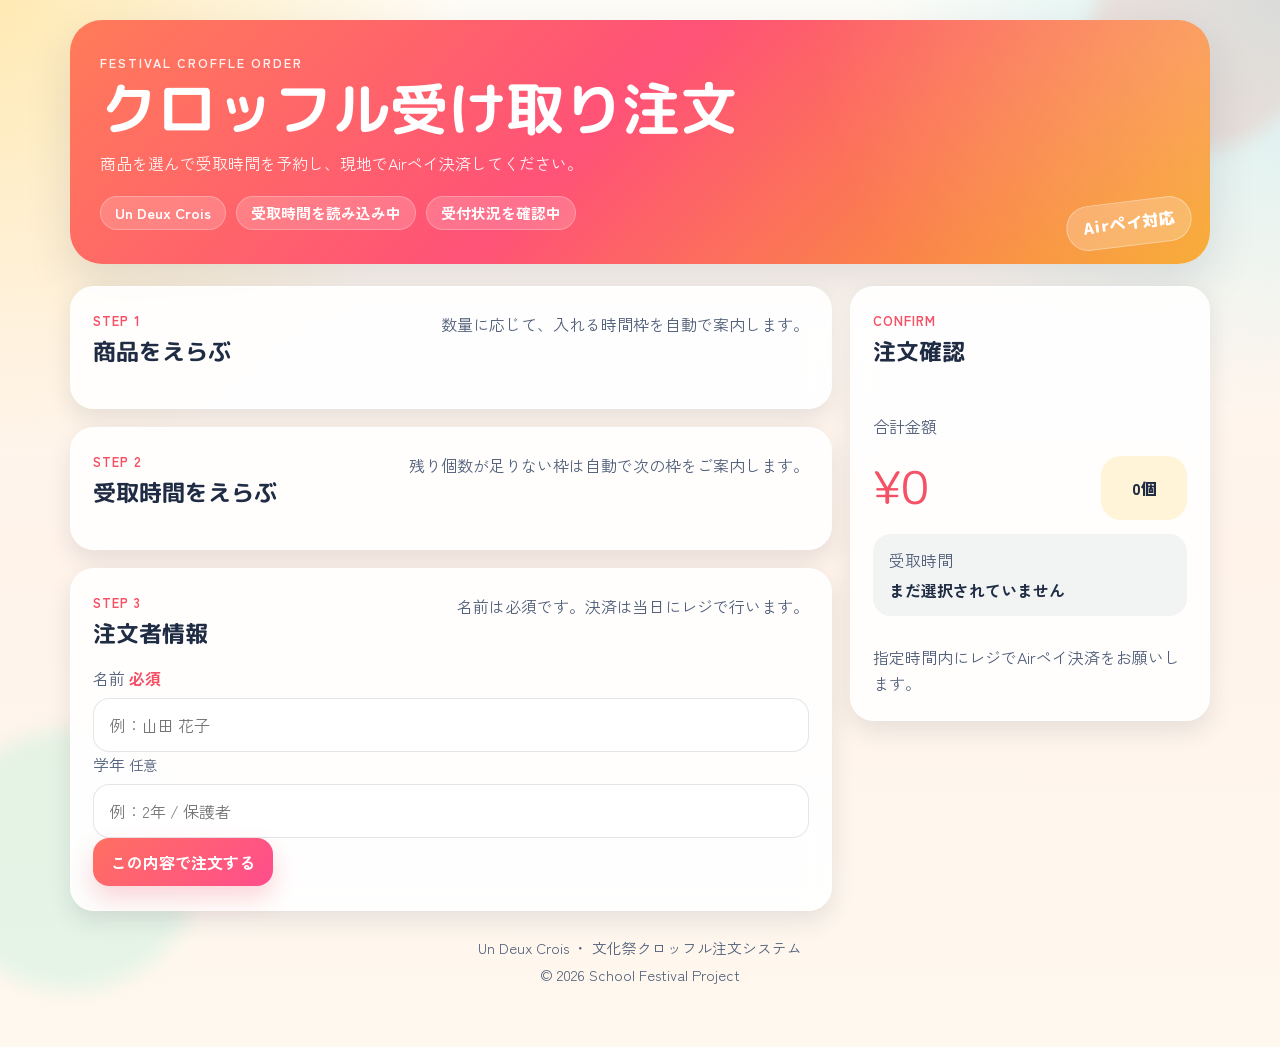
<file: index.html>
<!DOCTYPE html>
<html lang="ja">
<head>
  <meta charset="UTF-8">
  <meta name="viewport" content="width=device-width, initial-scale=1.0, viewport-fit=cover">
  <title>クロッフル注文 | Un Deux Crois</title>
  <meta name="description" content="文化祭クロッフル販売用のQR注文システム">
  <meta name="theme-color" content="#ff6f61">
  <link rel="manifest" href="./manifest.webmanifest">
  <link rel="apple-touch-icon" href="./assets/apple-touch-icon.png">
  <link rel="stylesheet" href="./style.css">
  <script src="./script.js" defer></script>
</head>
<body data-page="order">
  <main class="app-shell">
    <section class="hero-card">
      <div class="hero-content">
        <p class="eyebrow">Festival Croffle Order</p>
        <h1 id="heroTitle">クロッフル受け取り注文</h1>
        <p id="heroCopy" class="hero-copy">商品を選んで受取時間を予約し、現地でAirペイ決済してください。</p>
        <div class="hero-meta">
          <span class="pill" data-store-name>Un Deux Crois</span>
          <span id="saleWindowPill" class="pill">受取時間を読み込み中</span>
          <span id="orderStatePill" class="pill">受付状況を確認中</span>
        </div>
      </div>
      <div class="hero-sticker">Airペイ対応</div>
    </section>

    <section class="page-grid">
      <form id="orderForm" class="stack-lg" novalidate>
        <section class="panel-card">
          <div class="section-heading">
            <div>
              <p class="section-kicker">STEP 1</p>
              <h2>商品をえらぶ</h2>
            </div>
            <p class="section-caption">数量に応じて、入れる時間枠を自動で案内します。</p>
          </div>
          <div id="orderMessage" class="message-banner" hidden></div>
          <div id="publicNotice" class="message-banner" hidden></div>
          <div id="productGrid" class="product-grid"></div>
        </section>

        <section class="panel-card">
          <div class="section-heading">
            <div>
              <p class="section-kicker">STEP 2</p>
              <h2>受取時間をえらぶ</h2>
            </div>
            <p class="section-caption">残り個数が足りない枠は自動で次の枠をご案内します。</p>
          </div>
          <div id="slotNotice" class="message-banner" hidden></div>
          <div id="slotGrid" class="slot-grid"></div>
        </section>

        <section class="panel-card">
          <div class="section-heading">
            <div>
              <p class="section-kicker">STEP 3</p>
              <h2>注文者情報</h2>
            </div>
            <p class="section-caption">名前は必須です。決済は当日にレジで行います。</p>
          </div>
          <label class="field">
            <span>名前 <strong class="required-label">必須</strong></span>
            <input id="customerName" type="text" maxlength="40" autocomplete="name" placeholder="例：山田 花子" required>
          </label>
          <label class="field">
            <span>学年 <span class="optional-label">任意</span></span>
            <input id="customerGrade" type="text" maxlength="20" autocomplete="organization-title" placeholder="例：2年 / 保護者">
          </label>
          <button id="submitOrderButton" class="primary-button" type="submit">この内容で注文する</button>
        </section>
      </form>

      <aside class="summary-column stack-lg">
        <section class="panel-card summary-card">
          <div class="section-heading">
            <div>
              <p class="section-kicker">CONFIRM</p>
              <h2>注文確認</h2>
            </div>
          </div>
          <div class="summary-total">
            <div>
              <p class="summary-label">合計金額</p>
              <p id="orderTotalAmount" class="summary-amount">¥0</p>
            </div>
            <div class="summary-count">
              <span id="orderTotalItems">0個</span>
            </div>
          </div>
          <div class="slot-summary-card">
            <span class="summary-label">受取時間</span>
            <strong id="selectedSlotLabel">まだ選択されていません</strong>
          </div>
          <ul id="orderSummaryList" class="summary-list"></ul>
          <p id="paymentNotice" class="small-note">指定時間内にレジでAirペイ決済をお願いします。</p>
        </section>

        <section id="receiptPanel" class="panel-card receipt-card" hidden>
          <div class="section-heading">
            <div>
              <p class="section-kicker">ORDER COMPLETE</p>
              <h2>注文完了</h2>
            </div>
          </div>
          <div class="receipt-highlight">
            <p class="summary-label">注文番号</p>
            <p id="receiptOrderNumber" class="receipt-order-number">#---</p>
          </div>
          <div class="receipt-grid">
            <div class="info-chip">
              <span>状態</span>
              <strong id="receiptStatus">決済待ち</strong>
            </div>
            <div class="info-chip">
              <span>受取時間</span>
              <strong id="receiptSlotLabel">-</strong>
            </div>
          </div>
          <div class="info-chip">
            <span>お客様ページ</span>
            <strong id="receiptCustomerLink" class="mono wrap-anywhere">-</strong>
          </div>
          <div class="button-row">
            <a id="openCustomerPageButton" class="primary-button" href="./customer.html">待機画面を開く</a>
            <button id="copyCustomerLinkButton" class="secondary-button" type="button">URLをコピー</button>
          </div>
          <p class="small-note">注文番号は大きく表示されます。スクリーンショット保存をおすすめします。</p>
        </section>
      </aside>
    </section>

    <footer class="footer-note">
      <p><span data-store-name>Un Deux Crois</span> ・ 文化祭クロッフル注文システム</p>
      <p>&copy; <span id="currentYear"></span> School Festival Project</p>
    </footer>
  </main>
</body>
</html>
</file>
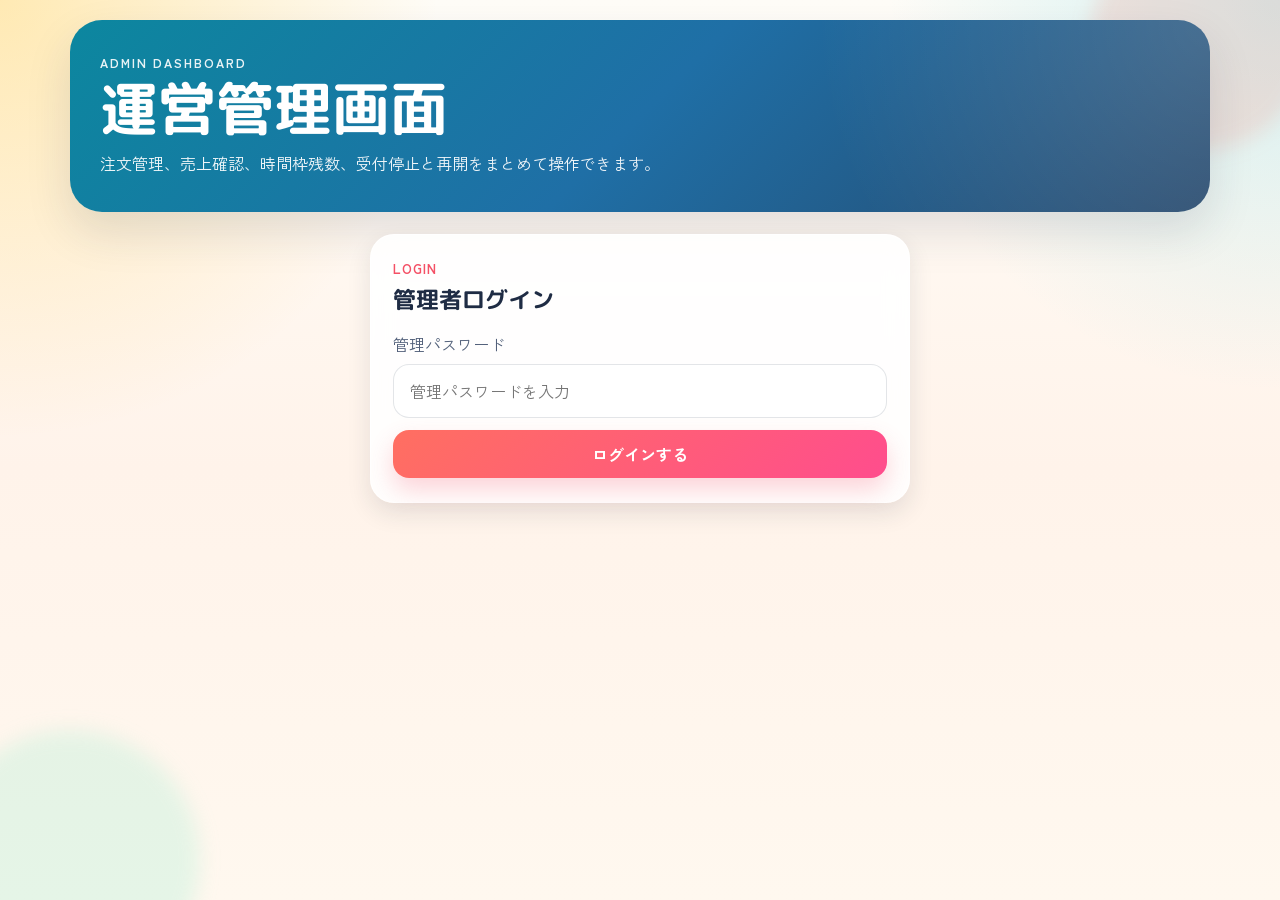
<file: admin.html>
<!DOCTYPE html>
<html lang="ja">
<head>
  <meta charset="UTF-8">
  <meta name="viewport" content="width=device-width, initial-scale=1.0, viewport-fit=cover">
  <title>管理画面 | Un Deux Crois</title>
  <meta name="description" content="文化祭クロッフル販売の管理画面">
  <meta name="theme-color" content="#1a7f8f">
  <link rel="manifest" href="./manifest.webmanifest">
  <link rel="apple-touch-icon" href="./assets/apple-touch-icon.png">
  <link rel="stylesheet" href="./style.css">
  <script src="./script.js" defer></script>
</head>
<body data-page="admin">
  <main class="app-shell">
    <section class="hero-card hero-card--admin">
      <div class="hero-content">
        <p class="eyebrow">Admin Dashboard</p>
        <h1>運営管理画面</h1>
        <p class="hero-copy">注文管理、売上確認、時間枠残数、受付停止と再開をまとめて操作できます。</p>
      </div>
    </section>

    <section id="opsLoginCard" class="panel-card login-card">
      <div class="section-heading">
        <div>
          <p class="section-kicker">LOGIN</p>
          <h2>管理者ログイン</h2>
        </div>
      </div>
      <div id="opsLoginMessage" class="message-banner" hidden></div>
      <form id="opsLoginForm" class="stack-md" novalidate>
        <label class="field">
          <span>管理パスワード</span>
          <input id="opsPassword" type="password" autocomplete="current-password" placeholder="管理パスワードを入力" required>
        </label>
        <button id="opsLoginButton" class="primary-button" type="submit">ログインする</button>
      </form>
    </section>

    <section id="opsDashboard" class="stack-lg" hidden>
      <div class="panel-card">
        <div class="toolbar">
          <label class="search-field">
            <span class="sr-only">注文検索</span>
            <input id="adminSearchInput" type="search" placeholder="注文番号・名前・学年・商品名で検索">
          </label>
          <div class="toolbar-actions">
            <button id="adminRefreshButton" class="secondary-button" type="button">再読み込み</button>
            <button id="opsLogoutButton" class="ghost-button" type="button">ログアウト</button>
          </div>
        </div>
        <div id="adminMessage" class="message-banner" hidden></div>
        <div id="adminStats" class="stats-grid stats-grid--wide"></div>
        <p id="adminUpdatedAt" class="small-note">最終更新: -</p>
      </div>

      <section class="panel-card ops-panel">
        <div class="section-heading">
          <div>
            <p class="section-kicker">OPERATIONS</p>
            <h2>当日運営コントロール</h2>
          </div>
        </div>
        <div class="ops-grid">
          <div class="info-chip info-chip--accent">
            <span>受付</span>
            <strong id="acceptingStateLabel">-</strong>
          </div>
          <div class="info-chip info-chip--accent">
            <span>完売設定</span>
            <strong id="soldOutStateLabel">-</strong>
          </div>
          <div class="button-row">
            <button id="stopOrdersButton" class="danger-button" type="button">受付停止</button>
            <button id="resumeOrdersButton" class="secondary-button" type="button">受付再開</button>
            <button id="markSoldOutButton" class="danger-button" type="button">完売にする</button>
            <button id="clearSoldOutButton" class="secondary-button" type="button">完売解除</button>
          </div>
        </div>
        <label class="field">
          <span>案内メッセージ</span>
          <textarea id="announcementInput" class="textarea-field" rows="3" placeholder="注文画面の上部に表示するメッセージ"></textarea>
        </label>
        <div class="button-row">
          <button id="saveAnnouncementButton" class="primary-button" type="button">メッセージ保存</button>
          <a id="sheetOpenLink" class="ghost-button" href="#" target="_blank" rel="noopener noreferrer">Google Sheets設定を開く</a>
        </div>
      </section>

      <section class="panel-card">
        <div class="section-heading">
          <div>
            <p class="section-kicker">TIME SLOTS</p>
            <h2>時間枠別集計と残数</h2>
          </div>
        </div>
        <div id="slotStatsList" class="slot-summary-grid"></div>
      </section>

      <section class="stack-md">
        <div class="section-heading section-heading--inline">
          <div>
            <p class="section-kicker">ORDERS</p>
            <h2>注文一覧</h2>
          </div>
        </div>
        <div id="adminOrderList" class="order-list"></div>
      </section>

      <section class="stack-md">
        <div class="section-heading section-heading--inline">
          <div>
            <p class="section-kicker">CANCELED</p>
            <h2>キャンセル一覧</h2>
          </div>
        </div>
        <div id="adminCancelList" class="order-list"></div>
      </section>
    </section>
  </main>
</body>
</html>
</file>
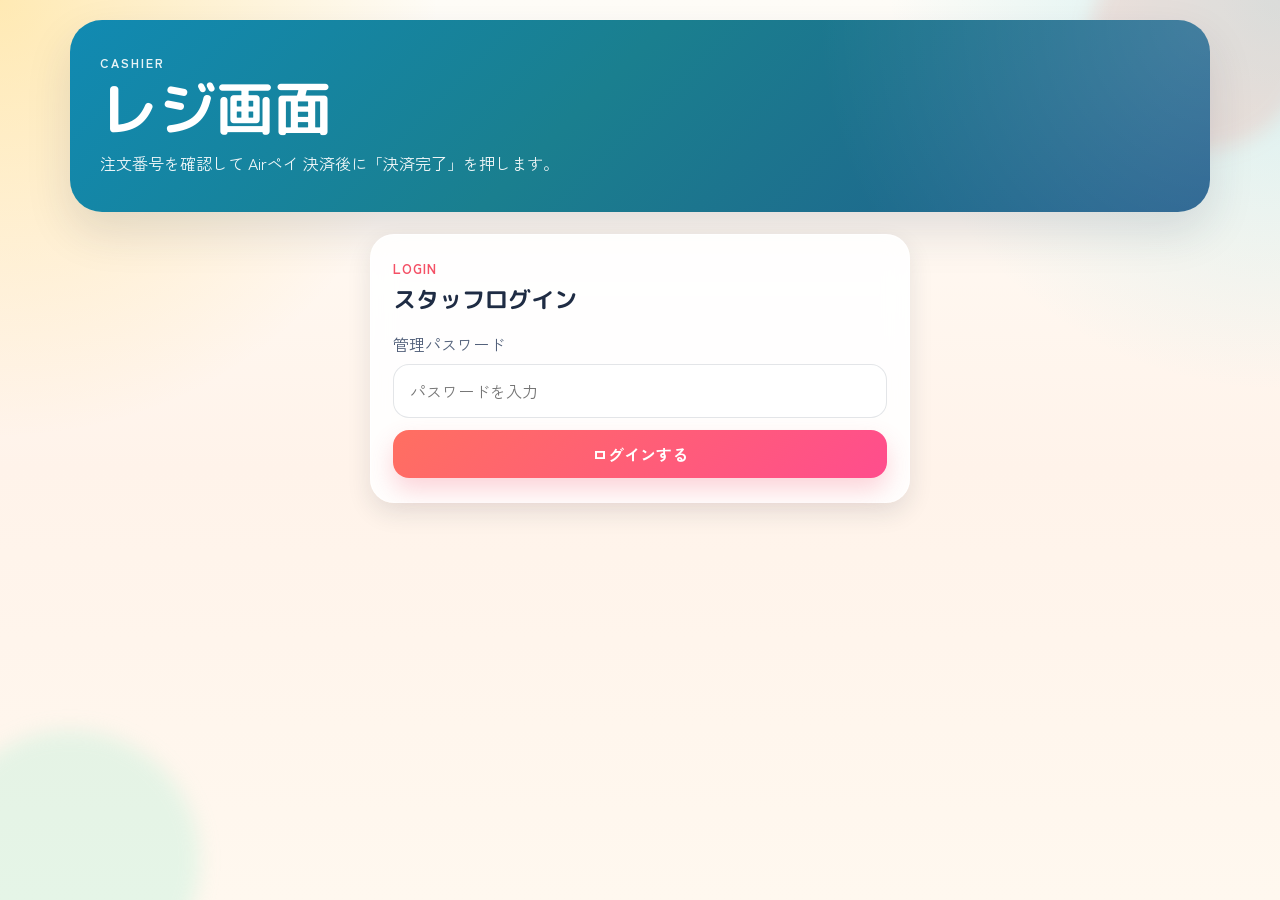
<file: cashier.html>
<!DOCTYPE html>
<html lang="ja">
<head>
  <meta charset="UTF-8">
  <meta name="viewport" content="width=device-width, initial-scale=1.0, viewport-fit=cover">
  <title>レジ画面 | Un Deux Crois</title>
  <meta name="description" content="文化祭クロッフル注文のレジ担当画面">
  <meta name="theme-color" content="#1a7f8f">
  <link rel="manifest" href="./manifest.webmanifest">
  <link rel="apple-touch-icon" href="./assets/apple-touch-icon.png">
  <link rel="stylesheet" href="./style.css">
  <script src="./script.js" defer></script>
</head>
<body data-page="cashier">
  <main class="app-shell">
    <section class="hero-card hero-card--cashier">
      <div class="hero-content">
        <p class="eyebrow">Cashier</p>
        <h1>レジ画面</h1>
        <p class="hero-copy">注文番号を確認して Airペイ 決済後に「決済完了」を押します。</p>
      </div>
    </section>

    <section id="opsLoginCard" class="panel-card login-card">
      <div class="section-heading">
        <div>
          <p class="section-kicker">LOGIN</p>
          <h2>スタッフログイン</h2>
        </div>
      </div>
      <div id="opsLoginMessage" class="message-banner" hidden></div>
      <form id="opsLoginForm" class="stack-md" novalidate>
        <label class="field">
          <span>管理パスワード</span>
          <input id="opsPassword" type="password" autocomplete="current-password" placeholder="パスワードを入力" required>
        </label>
        <button id="opsLoginButton" class="primary-button" type="submit">ログインする</button>
      </form>
    </section>

    <section id="opsDashboard" class="stack-lg" hidden>
      <div class="panel-card">
        <div class="toolbar">
          <label class="search-field">
            <span class="sr-only">注文番号検索</span>
            <input id="cashierSearchInput" type="search" placeholder="注文番号で検索">
          </label>
          <div class="toolbar-actions">
            <button id="cashierRefreshButton" class="secondary-button" type="button">再読み込み</button>
            <button id="opsLogoutButton" class="ghost-button" type="button">ログアウト</button>
          </div>
        </div>
        <div id="cashierMessage" class="message-banner" hidden></div>
        <div id="cashierStats" class="stats-grid stats-grid--compact"></div>
        <p id="cashierUpdatedAt" class="small-note">最終更新: -</p>
      </div>

      <section class="stack-md">
        <div class="section-heading section-heading--inline">
          <div>
            <p class="section-kicker">PAYMENT</p>
            <h2>決済待ち注文</h2>
          </div>
        </div>
        <div id="cashierOrderList" class="order-list"></div>
      </section>
    </section>
  </main>
</body>
</html>
</file>
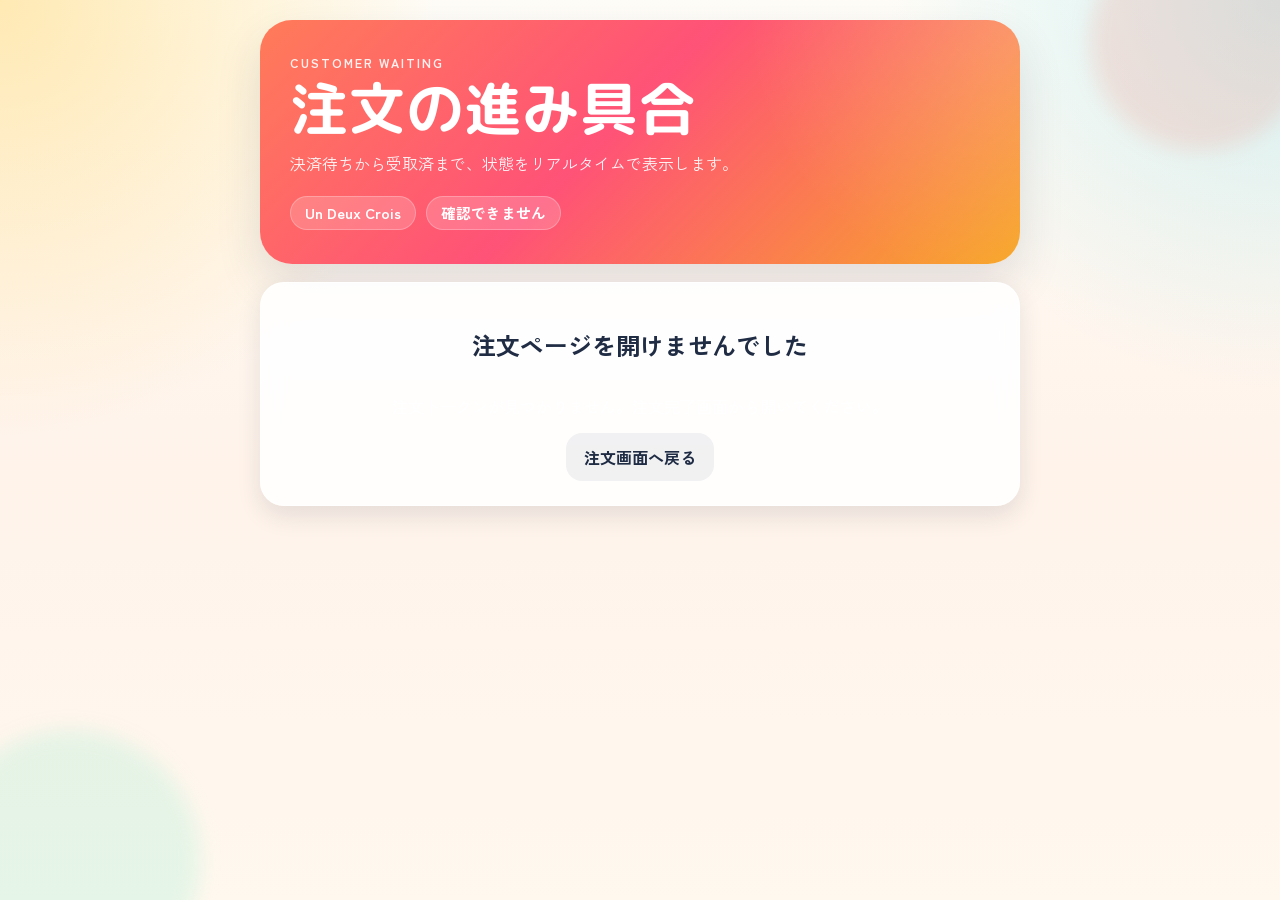
<file: customer.html>
<!DOCTYPE html>
<html lang="ja">
<head>
  <meta charset="UTF-8">
  <meta name="viewport" content="width=device-width, initial-scale=1.0, viewport-fit=cover">
  <title>お客様待機画面 | Un Deux Crois</title>
  <meta name="description" content="文化祭クロッフル注文の待機画面">
  <meta name="theme-color" content="#ff6f61">
  <link rel="manifest" href="./manifest.webmanifest">
  <link rel="apple-touch-icon" href="./assets/apple-touch-icon.png">
  <link rel="stylesheet" href="./style.css">
  <script src="./script.js" defer></script>
</head>
<body data-page="customer">
  <main class="app-shell app-shell--narrow">
    <section class="hero-card hero-card--compact">
      <div class="hero-content">
        <p class="eyebrow">Customer Waiting</p>
        <h1>注文の進み具合</h1>
        <p class="hero-copy">決済待ちから受取済まで、状態をリアルタイムで表示します。</p>
        <div class="hero-meta">
          <span class="pill" data-store-name>Un Deux Crois</span>
          <span id="customerHeroStatus" class="pill">読み込み中</span>
        </div>
      </div>
    </section>

    <div id="customerLoadingCard" class="panel-card centered-card">
      <p class="loading-text">注文情報を読み込んでいます...</p>
    </div>

    <div id="customerErrorCard" class="panel-card centered-card" hidden>
      <h2>注文ページを開けませんでした</h2>
      <p id="customerErrorMessage" class="hero-copy">URLを確認してください。</p>
      <a class="ghost-button" href="./index.html">注文画面へ戻る</a>
    </div>

    <section id="customerView" class="stack-lg" hidden>
      <section class="panel-card centered-card status-hero-card">
        <p class="summary-label">注文番号</p>
        <p id="customerOrderNumber" class="receipt-order-number">#---</p>
        <span id="customerStatusBadge" class="status-pill status-pill--large">決済待ち</span>
        <div id="customerStatusMessage" class="message-banner message-banner--inline">読み込み中です。</div>
      </section>

      <section class="panel-card">
        <div class="section-heading">
          <div>
            <p class="section-kicker">STATUS</p>
            <h2>現在の状態</h2>
          </div>
          <p id="customerUpdatedAt" class="small-note">更新待ち</p>
        </div>
        <div id="customerStatusSteps" class="status-steps"></div>
      </section>

      <section class="panel-card info-panel-grid">
        <div class="info-chip info-chip--accent">
          <span>受取時間</span>
          <strong id="customerSlotLabel">-</strong>
        </div>
        <div class="info-chip info-chip--accent">
          <span>現在前にいる組数</span>
          <strong id="customerQueueCount">あと0組</strong>
        </div>
        <div class="info-chip">
          <span>合計金額</span>
          <strong id="customerTotalAmount">¥0</strong>
        </div>
        <div class="info-chip">
          <span>注文時刻</span>
          <strong id="customerOrderedAt">-</strong>
        </div>
      </section>

      <section class="panel-card">
        <div class="section-heading">
          <div>
            <p class="section-kicker">ORDER</p>
            <h2>注文内容</h2>
          </div>
        </div>
        <ul id="customerSummaryList" class="summary-list"></ul>
      </section>
    </section>
  </main>
</body>
</html>
</file>
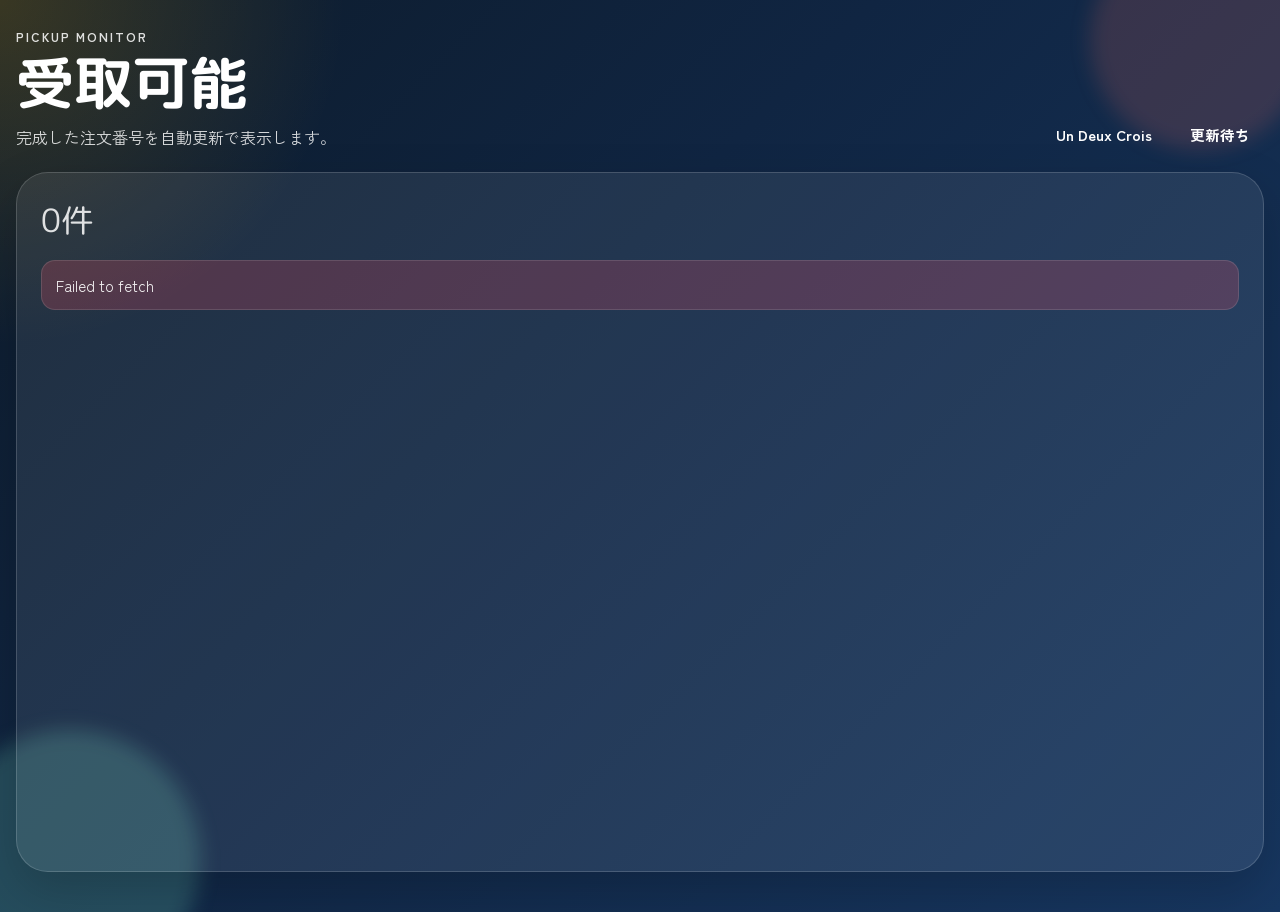
<file: display.html>
<!DOCTYPE html>
<html lang="ja">
<head>
  <meta charset="UTF-8">
  <meta name="viewport" content="width=device-width, initial-scale=1.0, viewport-fit=cover">
  <title>完成一覧モニター | Un Deux Crois</title>
  <meta name="description" content="文化祭クロッフル注文の完成一覧モニター">
  <meta name="theme-color" content="#102542">
  <link rel="manifest" href="./manifest.webmanifest">
  <link rel="apple-touch-icon" href="./assets/apple-touch-icon.png">
  <link rel="stylesheet" href="./style.css">
  <script src="./script.js" defer></script>
</head>
<body data-page="display">
  <main class="display-shell">
    <section class="display-header">
      <div>
        <p class="eyebrow eyebrow--light">Pickup Monitor</p>
        <h1>受取可能</h1>
        <p class="hero-copy hero-copy--light">完成した注文番号を自動更新で表示します。</p>
      </div>
      <div class="display-meta">
        <span class="display-chip" data-store-name>Un Deux Crois</span>
        <span id="displayUpdatedAt" class="display-chip">更新待ち</span>
      </div>
    </section>

    <section class="display-board">
      <div id="displayCount" class="display-count">0件</div>
      <div id="displayMessage" class="message-banner message-banner--dark" hidden></div>
      <div id="displayOrderList" class="display-order-list"></div>
    </section>
  </main>
</body>
</html>
</file>
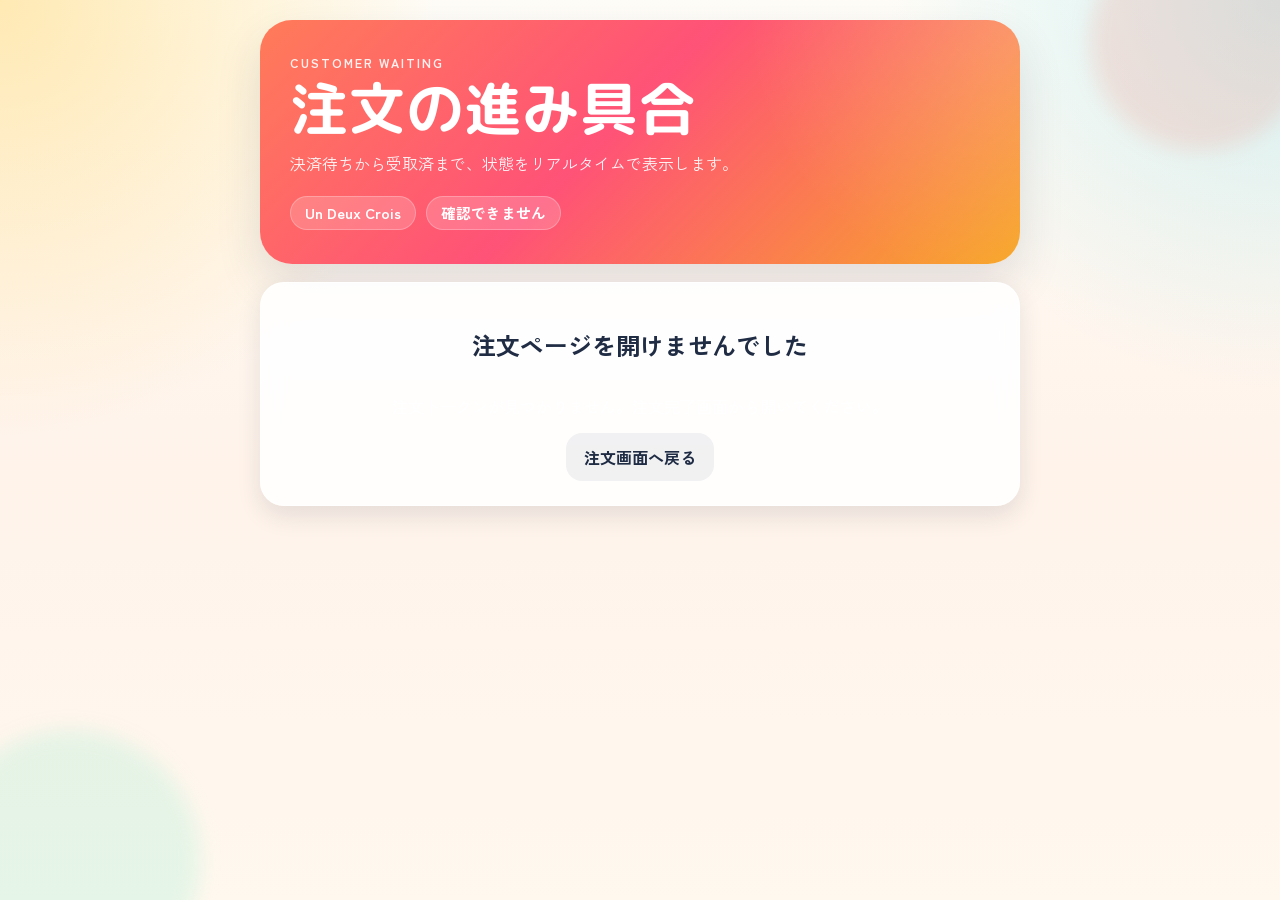
<file: edit.html>
<!DOCTYPE html>
<html lang="ja">
<head>
  <meta charset="UTF-8">
  <meta name="viewport" content="width=device-width, initial-scale=1.0">
  <title>ページ移動中</title>
</head>
<body>
  <script>
    const nextUrl = new URL("./customer.html", window.location.href);
    const currentParams = new URLSearchParams(window.location.search);
    currentParams.forEach((value, key) => nextUrl.searchParams.set(key, value));
    window.location.replace(nextUrl.toString());
  </script>
  <p><a href="./customer.html">お客様待機画面へ移動</a></p>
</body>
</html>
</file>
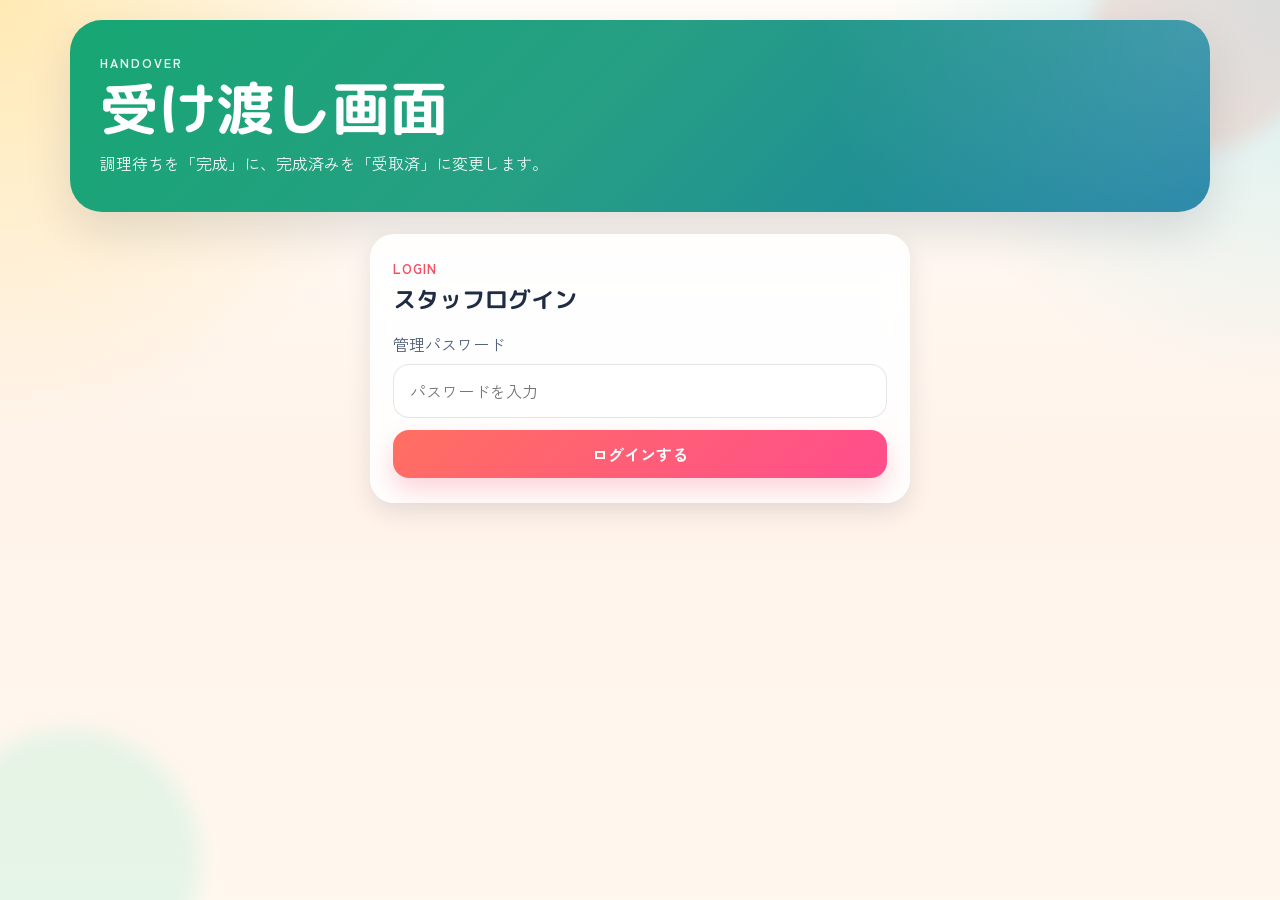
<file: handover.html>
<!DOCTYPE html>
<html lang="ja">
<head>
  <meta charset="UTF-8">
  <meta name="viewport" content="width=device-width, initial-scale=1.0, viewport-fit=cover">
  <title>受け渡し画面 | Un Deux Crois</title>
  <meta name="description" content="文化祭クロッフル注文の受け渡し担当画面">
  <meta name="theme-color" content="#1a7f8f">
  <link rel="manifest" href="./manifest.webmanifest">
  <link rel="apple-touch-icon" href="./assets/apple-touch-icon.png">
  <link rel="stylesheet" href="./style.css">
  <script src="./script.js" defer></script>
</head>
<body data-page="handover">
  <main class="app-shell">
    <section class="hero-card hero-card--handover">
      <div class="hero-content">
        <p class="eyebrow">Handover</p>
        <h1>受け渡し画面</h1>
        <p class="hero-copy">調理待ちを「完成」に、完成済みを「受取済」に変更します。</p>
      </div>
    </section>

    <section id="opsLoginCard" class="panel-card login-card">
      <div class="section-heading">
        <div>
          <p class="section-kicker">LOGIN</p>
          <h2>スタッフログイン</h2>
        </div>
      </div>
      <div id="opsLoginMessage" class="message-banner" hidden></div>
      <form id="opsLoginForm" class="stack-md" novalidate>
        <label class="field">
          <span>管理パスワード</span>
          <input id="opsPassword" type="password" autocomplete="current-password" placeholder="パスワードを入力" required>
        </label>
        <button id="opsLoginButton" class="primary-button" type="submit">ログインする</button>
      </form>
    </section>

    <section id="opsDashboard" class="stack-lg" hidden>
      <div class="panel-card">
        <div class="toolbar">
          <label class="search-field">
            <span class="sr-only">注文番号検索</span>
            <input id="handoverSearchInput" type="search" placeholder="注文番号で検索">
          </label>
          <div class="toolbar-actions">
            <button id="handoverRefreshButton" class="secondary-button" type="button">再読み込み</button>
            <button id="opsLogoutButton" class="ghost-button" type="button">ログアウト</button>
          </div>
        </div>
        <div id="handoverMessage" class="message-banner" hidden></div>
        <div id="handoverStats" class="stats-grid stats-grid--compact"></div>
        <p id="handoverUpdatedAt" class="small-note">最終更新: -</p>
      </div>

      <section class="stack-md">
        <div class="section-heading section-heading--inline">
          <div>
            <p class="section-kicker">COOKING WAIT</p>
            <h2>完成待ち</h2>
          </div>
        </div>
        <div id="handoverCookingList" class="order-list"></div>
      </section>

      <section class="stack-md">
        <div class="section-heading section-heading--inline">
          <div>
            <p class="section-kicker">READY</p>
            <h2>受け渡し待ち</h2>
          </div>
        </div>
        <div id="handoverReadyList" class="order-list"></div>
      </section>
    </section>
  </main>
</body>
</html>
</file>
<file: style.css>
@import url("https://fonts.googleapis.com/css2?family=M+PLUS+Rounded+1c:wght@500;700;800&family=Zen+Kaku+Gothic+New:wght@400;500;700&display=swap");

:root {
  --bg-cream: #fff8ef;
  --ink: #1f2c44;
  --ink-soft: #52607a;
  --white: #ffffff;
  --coral: #ff6f61;
  --coral-deep: #f45066;
  --sun: #ffb703;
  --sky: #39c6dd;
  --mint: #7ce9c6;
  --navy: #102542;
  --teal: #1a7f8f;
  --berry: #ff4d8d;
  --line: rgba(31, 44, 68, 0.12);
  --card: rgba(255, 255, 255, 0.9);
  --shadow-lg: 0 20px 45px rgba(31, 44, 68, 0.13);
  --shadow-md: 0 10px 24px rgba(31, 44, 68, 0.11);
  --radius-2xl: 32px;
  --radius-xl: 24px;
  --radius-lg: 18px;
  --radius-md: 14px;
  --radius-sm: 10px;
  --font-display: "M PLUS Rounded 1c", "Hiragino Maru Gothic ProN", "Yu Gothic", sans-serif;
  --font-body: "Zen Kaku Gothic New", "Hiragino Sans", "Yu Gothic", sans-serif;
}

* {
  box-sizing: border-box;
}

[hidden] {
  display: none !important;
}

html {
  scroll-behavior: smooth;
}

body {
  margin: 0;
  min-height: 100vh;
  font-family: var(--font-body);
  color: var(--ink);
  background:
    radial-gradient(circle at top left, rgba(255, 183, 3, 0.28), transparent 28%),
    radial-gradient(circle at top right, rgba(57, 198, 221, 0.22), transparent 25%),
    linear-gradient(180deg, #fffdf8 0%, #fff3ea 52%, #fff8ef 100%);
  position: relative;
}

body::before,
body::after {
  content: "";
  position: fixed;
  z-index: -1;
  border-radius: 999px;
  filter: blur(10px);
}

body::before {
  width: 220px;
  height: 220px;
  top: -70px;
  right: -30px;
  background: rgba(255, 111, 97, 0.16);
}

body::after {
  width: 260px;
  height: 260px;
  bottom: -90px;
  left: -60px;
  background: rgba(124, 233, 198, 0.2);
}

body[data-page="display"] {
  background:
    radial-gradient(circle at top left, rgba(255, 183, 3, 0.18), transparent 22%),
    linear-gradient(135deg, #0d1b2a 0%, #102542 40%, #173761 100%);
  color: var(--white);
}

img {
  display: block;
  max-width: 100%;
}

a {
  color: inherit;
  text-decoration: none;
}

button,
input,
textarea {
  font: inherit;
}

button {
  cursor: pointer;
}

.app-shell {
  width: min(calc(100% - 28px), 1140px);
  margin: 0 auto;
  padding: 20px 0 56px;
}

.app-shell--narrow {
  width: min(calc(100% - 28px), 760px);
}

.display-shell {
  min-height: 100vh;
  width: min(calc(100% - 32px), 1360px);
  margin: 0 auto;
  padding: 28px 0 40px;
}

.hero-card {
  position: relative;
  overflow: hidden;
  background:
    radial-gradient(circle at top right, rgba(255, 255, 255, 0.18), transparent 34%),
    linear-gradient(135deg, #ff7b59 0%, #ff5277 46%, #f7a728 100%);
  color: var(--white);
  border-radius: var(--radius-2xl);
  padding: 28px 24px;
  box-shadow: var(--shadow-lg);
  margin-bottom: 22px;
}

.hero-card--compact {
  margin-bottom: 18px;
}

.hero-card--admin {
  background:
    radial-gradient(circle at top right, rgba(255, 255, 255, 0.16), transparent 34%),
    linear-gradient(135deg, #0c879f 0%, #1f6fa6 50%, #27496d 100%);
}

.hero-card--cashier {
  background:
    radial-gradient(circle at top right, rgba(255, 255, 255, 0.16), transparent 34%),
    linear-gradient(135deg, #118ab2 0%, #1a7f8f 45%, #215d8c 100%);
}

.hero-card--handover {
  background:
    radial-gradient(circle at top right, rgba(255, 255, 255, 0.16), transparent 34%),
    linear-gradient(135deg, #17a673 0%, #269f84 46%, #1b7fa4 100%);
}

.hero-content {
  position: relative;
  z-index: 1;
}

.hero-card h1,
.display-header h1 {
  margin: 6px 0 12px;
  font-family: var(--font-display);
  font-size: clamp(2rem, 5vw, 3.6rem);
  line-height: 1.05;
}

.hero-copy {
  margin: 0;
  max-width: 42rem;
  color: rgba(255, 255, 255, 0.93);
  line-height: 1.7;
}

.hero-copy--light {
  color: rgba(255, 255, 255, 0.82);
}

.hero-meta,
.button-row,
.toolbar-actions,
.display-meta,
.button-column,
.toolbar,
.ops-grid,
.metric-row,
.receipt-grid {
  display: flex;
  flex-wrap: wrap;
  gap: 10px;
}

.hero-meta {
  margin-top: 18px;
}

.hero-sticker {
  position: absolute;
  right: 18px;
  bottom: 18px;
  transform: rotate(-7deg);
  background: rgba(255, 255, 255, 0.22);
  border: 1px solid rgba(255, 255, 255, 0.34);
  padding: 10px 16px;
  border-radius: 999px;
  font-family: var(--font-display);
  font-weight: 800;
  letter-spacing: 0.03em;
}

.eyebrow {
  margin: 0;
  text-transform: uppercase;
  letter-spacing: 0.16em;
  font-size: 0.78rem;
  font-weight: 700;
  opacity: 0.9;
}

.eyebrow--light {
  opacity: 0.85;
}

.pill,
.status-pill,
.display-chip,
.mini-chip {
  display: inline-flex;
  align-items: center;
  justify-content: center;
  gap: 6px;
  min-height: 34px;
  padding: 0 14px;
  border-radius: 999px;
  font-size: 0.92rem;
  font-weight: 700;
}

.pill {
  background: rgba(255, 255, 255, 0.18);
  border: 1px solid rgba(255, 255, 255, 0.26);
}

.pill[data-ready="false"] {
  background: rgba(255, 255, 255, 0.28);
}

.mini-chip {
  background: rgba(16, 37, 66, 0.06);
  color: var(--ink-soft);
}

.page-grid {
  display: grid;
  gap: 18px;
}

.summary-column,
.stack-lg,
.stack-md {
  display: grid;
}

.stack-lg {
  gap: 18px;
}

.stack-md {
  gap: 12px;
}

.panel-card {
  background: var(--card);
  backdrop-filter: blur(12px);
  border-radius: var(--radius-xl);
  border: 1px solid rgba(255, 255, 255, 0.7);
  box-shadow: var(--shadow-md);
  padding: 20px 18px;
}

.centered-card,
.status-hero-card {
  display: grid;
  gap: 12px;
  justify-items: center;
  text-align: center;
  padding: 28px 20px;
}

.section-heading {
  display: flex;
  flex-wrap: wrap;
  justify-content: space-between;
  gap: 8px 16px;
  align-items: flex-start;
  margin-bottom: 16px;
}

.section-heading--inline {
  margin-bottom: 0;
}

.section-heading h2 {
  margin: 0;
  font-family: var(--font-display);
  font-size: 1.45rem;
}

.section-kicker {
  margin: 0 0 4px;
  font-size: 0.82rem;
  font-weight: 700;
  letter-spacing: 0.08em;
  text-transform: uppercase;
  color: var(--coral-deep);
}

.section-caption,
.small-note,
.summary-label,
.field span,
.info-chip span,
.loading-text {
  color: var(--ink-soft);
}

.section-caption,
.small-note,
.loading-text {
  margin: 0;
  line-height: 1.65;
}

.product-grid,
.slot-grid,
.order-list,
.slot-summary-grid {
  display: grid;
  gap: 14px;
}

.product-card {
  display: grid;
  gap: 12px;
  padding: 16px;
  background: rgba(255, 255, 255, 0.78);
  border: 1px solid var(--line);
  border-radius: 22px;
  transition: transform 180ms ease, box-shadow 180ms ease, border-color 180ms ease;
}

.product-card.is-selected {
  border-color: rgba(255, 111, 97, 0.58);
  box-shadow: 0 16px 28px rgba(255, 111, 97, 0.14);
  transform: translateY(-1px);
}

.product-image-wrap {
  overflow: hidden;
  border-radius: 18px;
  aspect-ratio: 4 / 3;
  background: linear-gradient(145deg, rgba(255, 255, 255, 0.92), rgba(255, 245, 239, 0.92));
}

.product-image-wrap img {
  width: 100%;
  height: 100%;
  object-fit: cover;
}

.product-header {
  display: flex;
  gap: 12px;
  align-items: flex-start;
  justify-content: space-between;
}

.product-header h3 {
  margin: 0;
  font-family: var(--font-display);
  font-size: 1.18rem;
}

.product-header p,
.product-card p {
  margin: 0;
  line-height: 1.65;
}

.product-price {
  color: var(--coral-deep);
  font-weight: 800;
  white-space: nowrap;
}

.qty-control {
  display: grid;
  grid-template-columns: 48px 1fr 48px;
  gap: 10px;
  align-items: center;
}

.slot-card,
.qty-button,
.primary-button,
.secondary-button,
.ghost-button,
.danger-button,
.status-button {
  min-height: 48px;
  border: none;
  border-radius: 16px;
  transition: transform 160ms ease, opacity 160ms ease, background 160ms ease, box-shadow 160ms ease;
}

.slot-card {
  display: grid;
  gap: 6px;
  text-align: left;
  padding: 16px;
  background: rgba(255, 255, 255, 0.78);
  border: 1px solid var(--line);
  color: var(--ink);
}

.slot-card.is-selected {
  border-color: rgba(57, 198, 221, 0.62);
  box-shadow: 0 16px 28px rgba(57, 198, 221, 0.14);
}

.slot-card.is-disabled {
  opacity: 0.6;
}

.slot-title {
  font-family: var(--font-display);
  font-size: 1.08rem;
}

.slot-meta,
.slot-note {
  color: var(--ink-soft);
  font-size: 0.92rem;
}

.qty-button {
  background: rgba(16, 37, 66, 0.06);
  color: var(--ink);
  font-size: 1.7rem;
  font-weight: 700;
}

.qty-value {
  text-align: center;
  font-size: 1.2rem;
  font-weight: 800;
}

.primary-button,
.secondary-button,
.ghost-button,
.danger-button,
.status-button {
  display: inline-flex;
  align-items: center;
  justify-content: center;
  padding: 0 18px;
  font-weight: 700;
}

.primary-button {
  background: linear-gradient(135deg, var(--coral) 0%, var(--berry) 100%);
  color: var(--white);
  box-shadow: 0 12px 24px rgba(244, 80, 102, 0.24);
}

.secondary-button {
  background: rgba(57, 198, 221, 0.14);
  color: var(--teal);
}

.ghost-button {
  background: rgba(16, 37, 66, 0.06);
  color: var(--ink);
}

.danger-button {
  background: rgba(244, 80, 102, 0.12);
  color: var(--coral-deep);
}

.status-button {
  background: rgba(16, 37, 66, 0.06);
  color: var(--ink);
}

.primary-button:hover,
.secondary-button:hover,
.ghost-button:hover,
.danger-button:hover,
.qty-button:hover,
.status-button:hover,
.slot-card:hover {
  transform: translateY(-1px);
}

.primary-button:disabled,
.secondary-button:disabled,
.ghost-button:disabled,
.danger-button:disabled,
.qty-button:disabled,
.status-button:disabled,
.slot-card:disabled {
  opacity: 0.56;
  cursor: not-allowed;
  transform: none;
}

.field {
  display: grid;
  gap: 8px;
}

.field input,
.search-field input,
.textarea-field {
  width: 100%;
  border: 1px solid var(--line);
  border-radius: 16px;
  padding: 14px 16px;
  background: rgba(255, 255, 255, 0.82);
  color: var(--ink);
}

.field input,
.search-field input {
  min-height: 50px;
}

.textarea-field {
  min-height: 110px;
  resize: vertical;
}

.field input:focus,
.search-field input:focus,
.textarea-field:focus {
  outline: 3px solid rgba(57, 198, 221, 0.16);
  border-color: rgba(57, 198, 221, 0.68);
}

.required-label {
  color: var(--coral-deep);
}

.optional-label {
  color: var(--ink-soft);
  font-size: 0.9rem;
}

.summary-card {
  display: grid;
  gap: 14px;
}

.summary-total {
  display: flex;
  justify-content: space-between;
  align-items: flex-end;
  gap: 16px;
}

.summary-amount {
  margin: 4px 0 0;
  font-family: var(--font-display);
  font-size: clamp(2rem, 8vw, 2.8rem);
  color: var(--coral-deep);
}

.summary-count {
  min-width: 86px;
  min-height: 64px;
  display: grid;
  place-items: center;
  padding: 8px 14px;
  border-radius: 20px;
  background: rgba(255, 183, 3, 0.15);
  font-weight: 800;
}

.summary-list,
.simple-line-list {
  margin: 0;
  padding: 0;
  list-style: none;
}

.summary-list {
  display: grid;
  gap: 10px;
}

.summary-list li {
  display: flex;
  justify-content: space-between;
  gap: 12px;
  padding: 12px 14px;
  border-radius: 16px;
  background: rgba(16, 37, 66, 0.04);
}

.simple-line-list {
  display: grid;
  gap: 6px;
  color: var(--ink);
}

.summary-list li.empty-state {
  justify-content: center;
  color: var(--ink-soft);
}

.message-banner {
  padding: 12px 14px;
  border-radius: 14px;
  line-height: 1.6;
  font-size: 0.95rem;
}

.message-banner--inline {
  width: 100%;
}

.message-banner[data-tone="info"] {
  background: rgba(57, 198, 221, 0.12);
  color: var(--teal);
}

.message-banner[data-tone="success"] {
  background: rgba(124, 233, 198, 0.18);
  color: #16795c;
}

.message-banner[data-tone="warn"] {
  background: rgba(255, 183, 3, 0.16);
  color: #986500;
}

.message-banner[data-tone="error"] {
  background: rgba(244, 80, 102, 0.14);
  color: var(--coral-deep);
}

.message-banner--dark {
  background: rgba(255, 255, 255, 0.12);
  color: rgba(255, 255, 255, 0.92);
}

.message-banner--dark[data-tone="info"],
.message-banner--dark[data-tone="success"],
.message-banner--dark[data-tone="warn"],
.message-banner--dark[data-tone="error"] {
  color: rgba(255, 255, 255, 0.92);
  border: 1px solid rgba(255, 255, 255, 0.12);
}

.message-banner--dark[data-tone="warn"] {
  background: rgba(255, 183, 3, 0.2);
}

.message-banner--dark[data-tone="error"] {
  background: rgba(244, 80, 102, 0.22);
}

.receipt-card {
  display: grid;
  gap: 14px;
}

.receipt-highlight {
  display: grid;
  gap: 6px;
  text-align: center;
  padding: 18px;
  border-radius: 22px;
  background: linear-gradient(135deg, rgba(255, 111, 97, 0.1), rgba(255, 183, 3, 0.14));
}

.receipt-order-number {
  margin: 0;
  font-family: var(--font-display);
  font-size: clamp(2rem, 8vw, 3rem);
  color: var(--coral-deep);
}

.receipt-grid,
.info-panel-grid,
.stats-grid {
  display: grid;
  gap: 10px;
}

.slot-summary-card,
.info-chip,
.stat-card,
.empty-card {
  padding: 14px 16px;
  border-radius: 18px;
  background: rgba(16, 37, 66, 0.05);
  display: grid;
  gap: 6px;
}

.info-chip strong,
.slot-summary-card strong {
  font-size: 1rem;
}

.info-chip--accent {
  background: linear-gradient(135deg, rgba(57, 198, 221, 0.12), rgba(124, 233, 198, 0.16));
}

.login-card {
  max-width: 540px;
  margin: 0 auto 22px;
}

.toolbar {
  justify-content: space-between;
  align-items: center;
}

.search-field {
  flex: 1 1 280px;
}

.stats-grid {
  margin-top: 14px;
}

.stats-grid--compact {
  grid-template-columns: repeat(2, minmax(0, 1fr));
}

.stats-grid--wide {
  grid-template-columns: repeat(2, minmax(0, 1fr));
}

.stat-card strong {
  font-family: var(--font-display);
  font-size: 1.5rem;
}

.order-list {
  display: grid;
  gap: 14px;
}

.admin-order-card,
.compact-order-card {
  display: grid;
  gap: 14px;
  padding: 18px;
  border-radius: 24px;
  background: rgba(255, 255, 255, 0.92);
  border: 1px solid rgba(26, 127, 143, 0.12);
  box-shadow: var(--shadow-md);
}

.admin-order-head,
.compact-order-head {
  display: flex;
  flex-wrap: wrap;
  justify-content: space-between;
  gap: 10px 12px;
  align-items: center;
}

.admin-order-head h3,
.compact-order-head h3,
.display-number {
  margin: 0;
  font-family: var(--font-display);
}

.admin-order-head h3,
.compact-order-head h3 {
  font-size: 1.4rem;
}

.admin-order-meta {
  display: grid;
  gap: 8px;
  color: var(--ink-soft);
}

.line-item-list {
  display: flex;
  flex-wrap: wrap;
  gap: 8px;
}

.line-item-pill {
  display: inline-flex;
  align-items: center;
  min-height: 34px;
  padding: 0 12px;
  border-radius: 999px;
  background: rgba(255, 183, 3, 0.12);
  color: #7c5600;
  font-weight: 700;
  font-size: 0.92rem;
}

.status-button-row {
  display: flex;
  flex-wrap: wrap;
  gap: 8px;
}

.metric-row {
  justify-content: space-between;
  align-items: center;
}

.status-pill {
  color: var(--white);
}

.status-pill--large {
  min-height: 42px;
  padding: 0 18px;
  font-size: 1rem;
}

.status-pill[data-status="決済待ち"] {
  background: linear-gradient(135deg, #2bb6cb, #3ed1e6);
}

.status-pill[data-status="調理待ち"] {
  background: linear-gradient(135deg, #ff9d00, #ffbc42);
}

.status-pill[data-status="完成"] {
  background: linear-gradient(135deg, #1ea672, #35c78d);
}

.status-pill[data-status="受取済"] {
  background: linear-gradient(135deg, #425a7c, #657898);
}

.status-pill[data-status="キャンセル"] {
  background: linear-gradient(135deg, #cf3f5f, #f05a7e);
}

.status-steps {
  display: grid;
  gap: 10px;
}

.status-step {
  display: flex;
  align-items: center;
  gap: 12px;
  padding: 14px 16px;
  border-radius: 18px;
  background: rgba(16, 37, 66, 0.05);
}

.status-step span {
  width: 32px;
  height: 32px;
  border-radius: 999px;
  display: grid;
  place-items: center;
  background: rgba(16, 37, 66, 0.08);
  font-weight: 800;
}

.status-step strong {
  font-size: 1rem;
}

.status-step.is-current {
  background: rgba(57, 198, 221, 0.14);
}

.status-step.is-done {
  background: rgba(124, 233, 198, 0.18);
}

.status-step.is-canceled {
  background: rgba(244, 80, 102, 0.14);
}

.wrap-anywhere {
  word-break: break-all;
}

.ops-panel {
  display: grid;
  gap: 16px;
}

.ops-grid {
  align-items: center;
}

.empty-card {
  text-align: center;
  color: var(--ink-soft);
}

.empty-card h3,
.empty-card p {
  margin: 0;
}

.footer-note {
  margin-top: 26px;
  text-align: center;
  color: var(--ink-soft);
  font-size: 0.92rem;
}

.footer-note p {
  margin: 6px 0;
}

.mono {
  font-family: "SFMono-Regular", "Menlo", "Monaco", "Consolas", monospace;
}

.sr-only {
  position: absolute;
  width: 1px;
  height: 1px;
  padding: 0;
  margin: -1px;
  overflow: hidden;
  clip: rect(0, 0, 0, 0);
  white-space: nowrap;
  border: 0;
}

.display-header {
  display: flex;
  flex-wrap: wrap;
  justify-content: space-between;
  gap: 18px;
  align-items: flex-end;
  margin-bottom: 20px;
}

.display-board {
  background: rgba(255, 255, 255, 0.08);
  border-radius: 32px;
  border: 1px solid rgba(255, 255, 255, 0.16);
  box-shadow: 0 20px 50px rgba(0, 0, 0, 0.18);
  padding: 24px;
  min-height: calc(100vh - 200px);
}

.display-count {
  font-family: var(--font-display);
  font-size: clamp(1.3rem, 3vw, 2rem);
  margin-bottom: 16px;
  color: rgba(255, 255, 255, 0.85);
}

.display-order-list {
  display: grid;
  grid-template-columns: repeat(auto-fit, minmax(180px, 1fr));
  gap: 18px;
}

.display-order-card {
  display: grid;
  place-items: center;
  min-height: 168px;
  border-radius: 28px;
  padding: 22px;
  background:
    radial-gradient(circle at top left, rgba(255, 255, 255, 0.18), transparent 38%),
    linear-gradient(135deg, rgba(255, 255, 255, 0.1), rgba(255, 255, 255, 0.05));
  border: 1px solid rgba(255, 255, 255, 0.16);
}

.display-number {
  font-size: clamp(2.4rem, 6vw, 4.6rem);
  letter-spacing: 0.02em;
}

.display-empty {
  display: grid;
  place-items: center;
  min-height: 260px;
  border-radius: 28px;
  border: 1px dashed rgba(255, 255, 255, 0.22);
  color: rgba(255, 255, 255, 0.78);
  text-align: center;
  padding: 20px;
}

@media (min-width: 720px) {
  .hero-card {
    padding: 34px 30px;
  }

  .panel-card {
    padding: 24px 22px;
  }

  .product-grid,
  .slot-grid,
  .slot-summary-grid,
  .info-panel-grid,
  .receipt-grid {
    grid-template-columns: repeat(2, minmax(0, 1fr));
  }

  .stats-grid--compact {
    grid-template-columns: repeat(4, minmax(0, 1fr));
  }

  .stats-grid--wide {
    grid-template-columns: repeat(3, minmax(0, 1fr));
  }
}

@media (min-width: 980px) {
  .page-grid {
    grid-template-columns: minmax(0, 1.55fr) 360px;
    align-items: start;
  }

  .summary-card {
    position: sticky;
    top: 18px;
  }

  .product-grid {
    grid-template-columns: repeat(3, minmax(0, 1fr));
  }

  .slot-grid {
    grid-template-columns: repeat(2, minmax(0, 1fr));
  }

  .slot-summary-grid {
    grid-template-columns: repeat(3, minmax(0, 1fr));
  }

  .stats-grid--wide {
    grid-template-columns: repeat(6, minmax(0, 1fr));
  }
}
</file>
